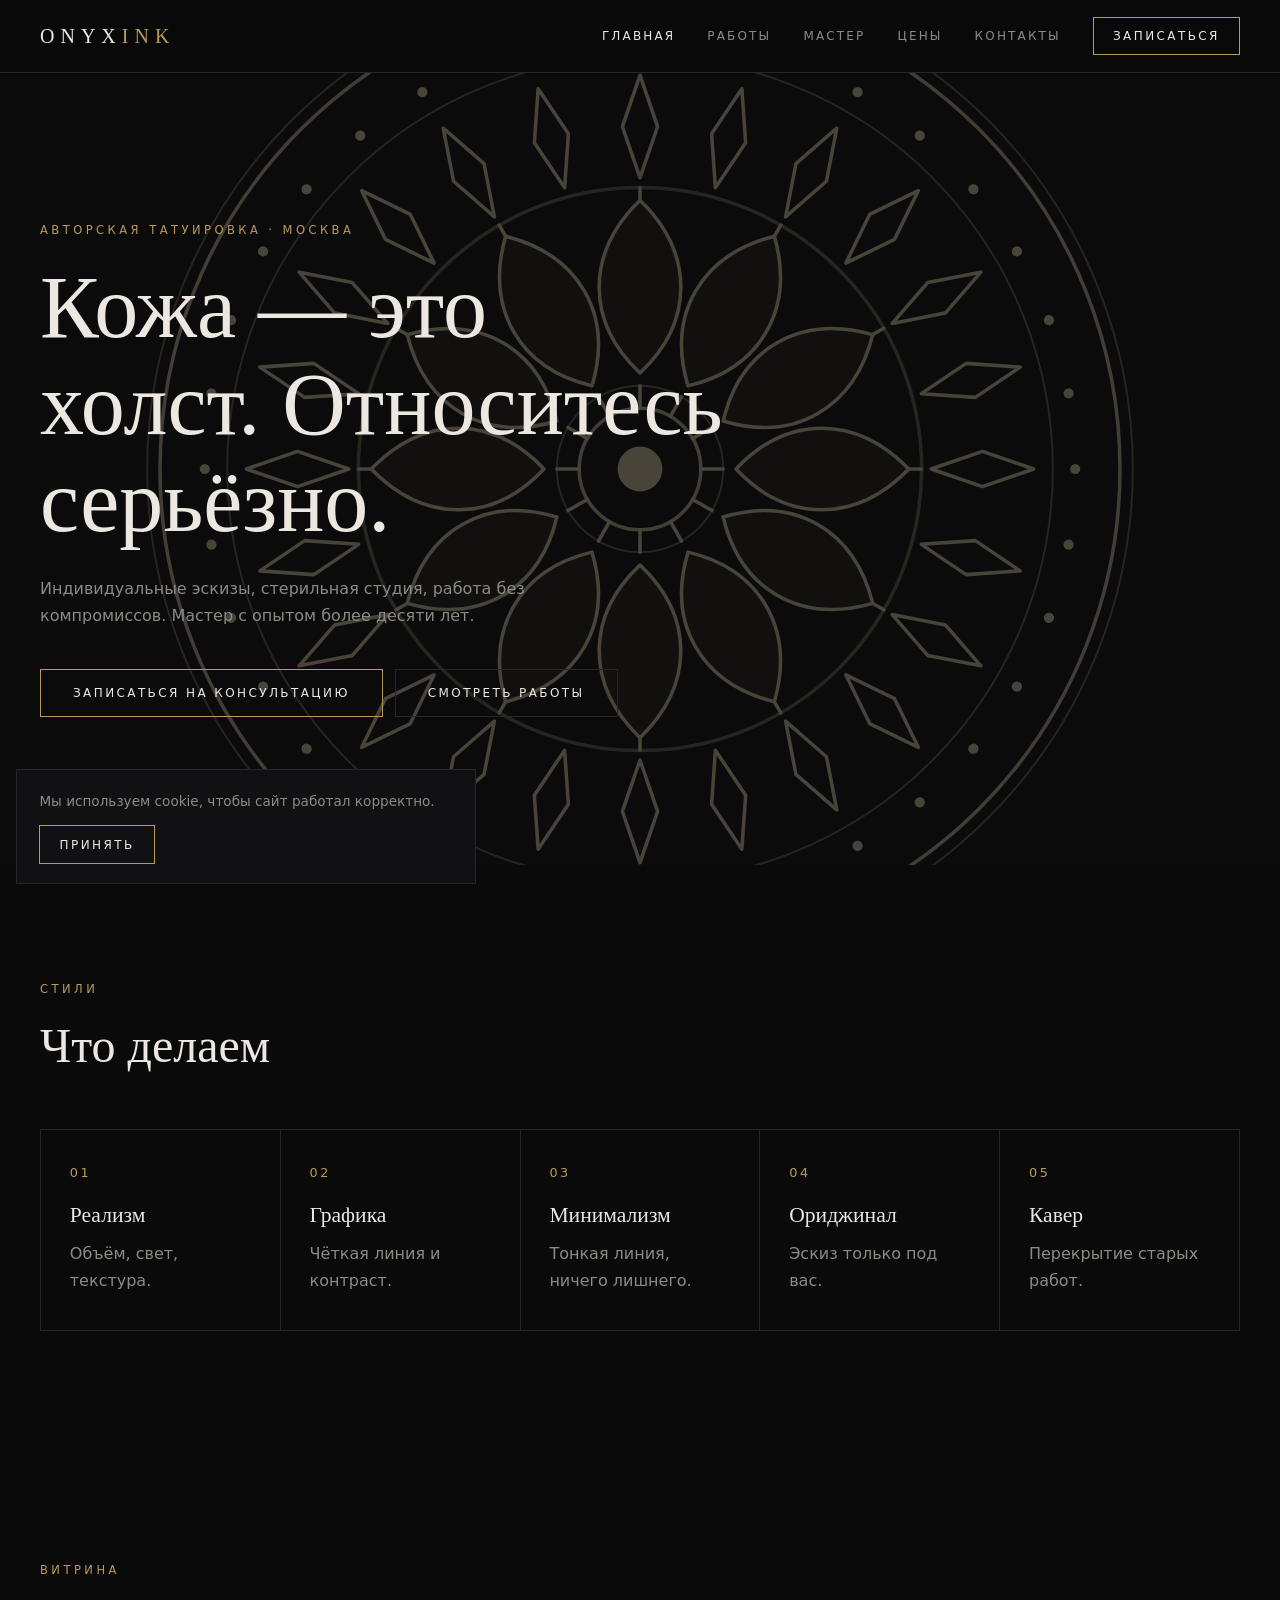
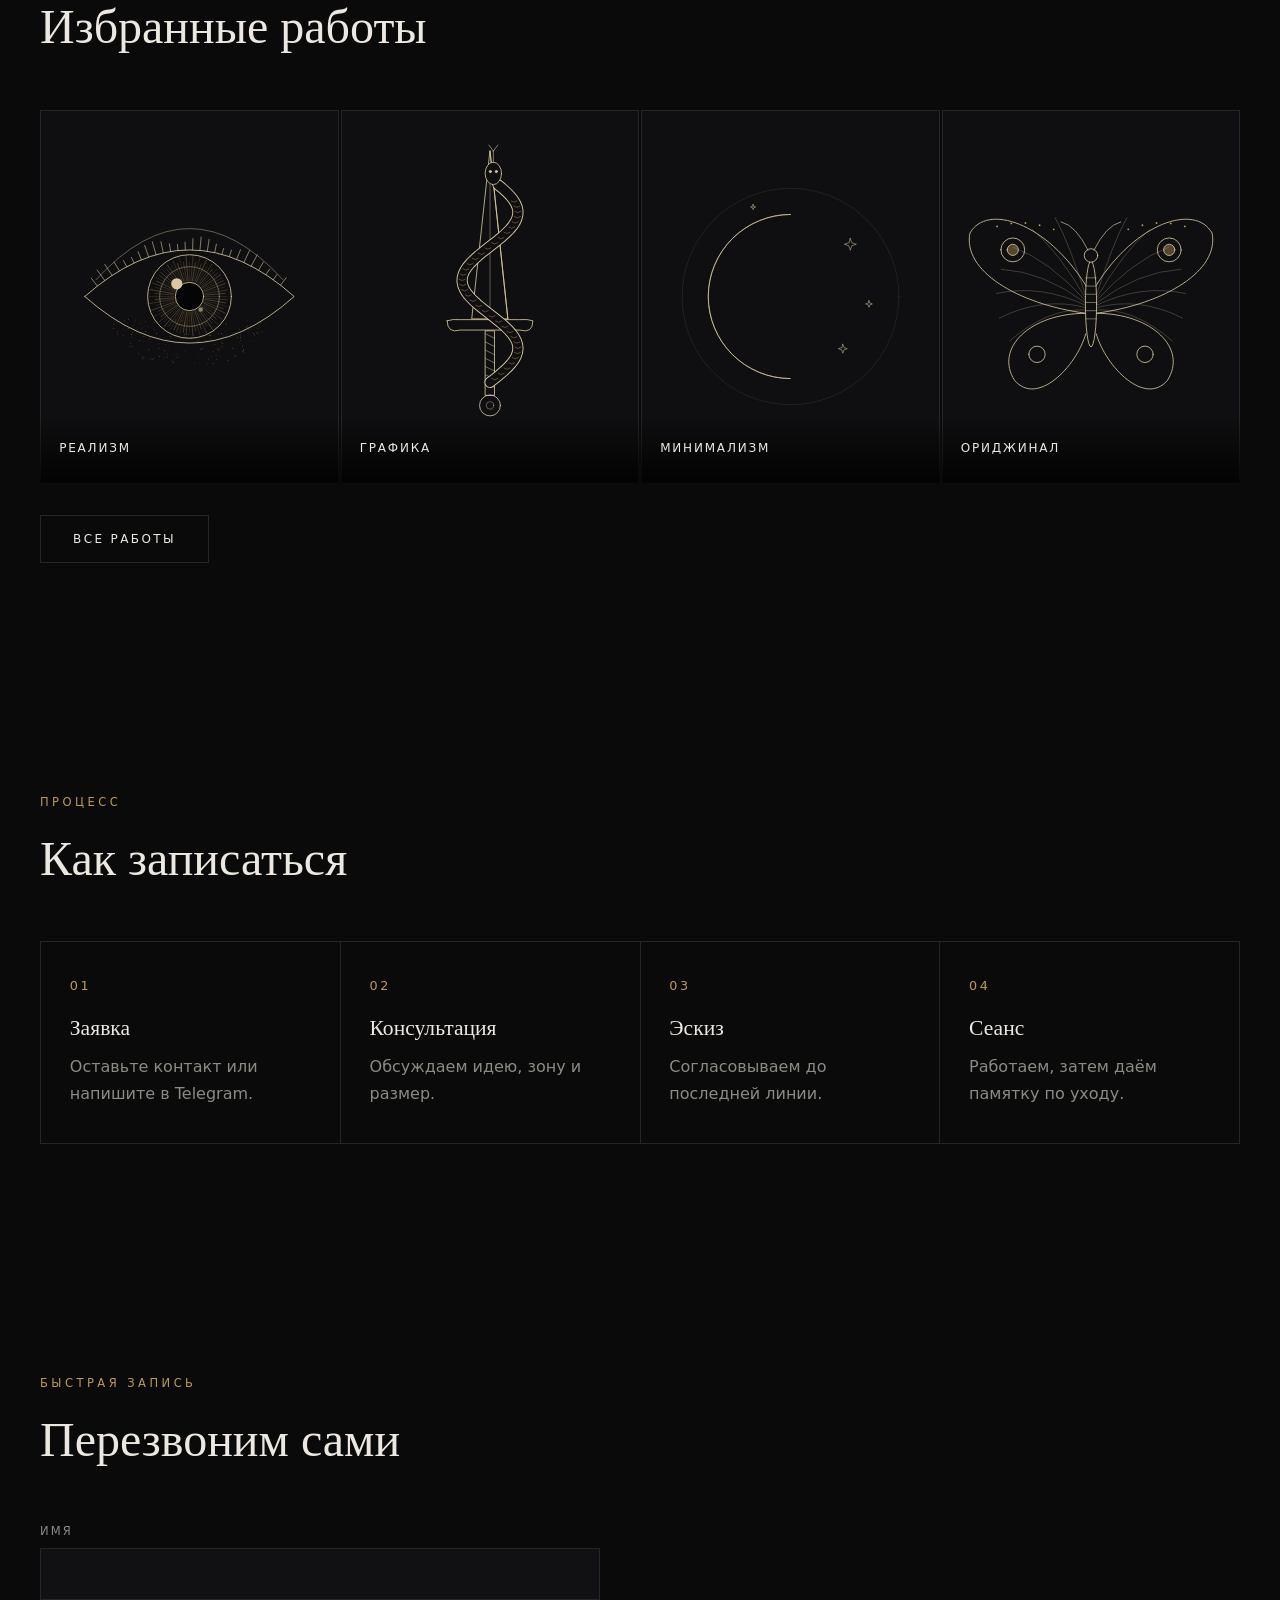
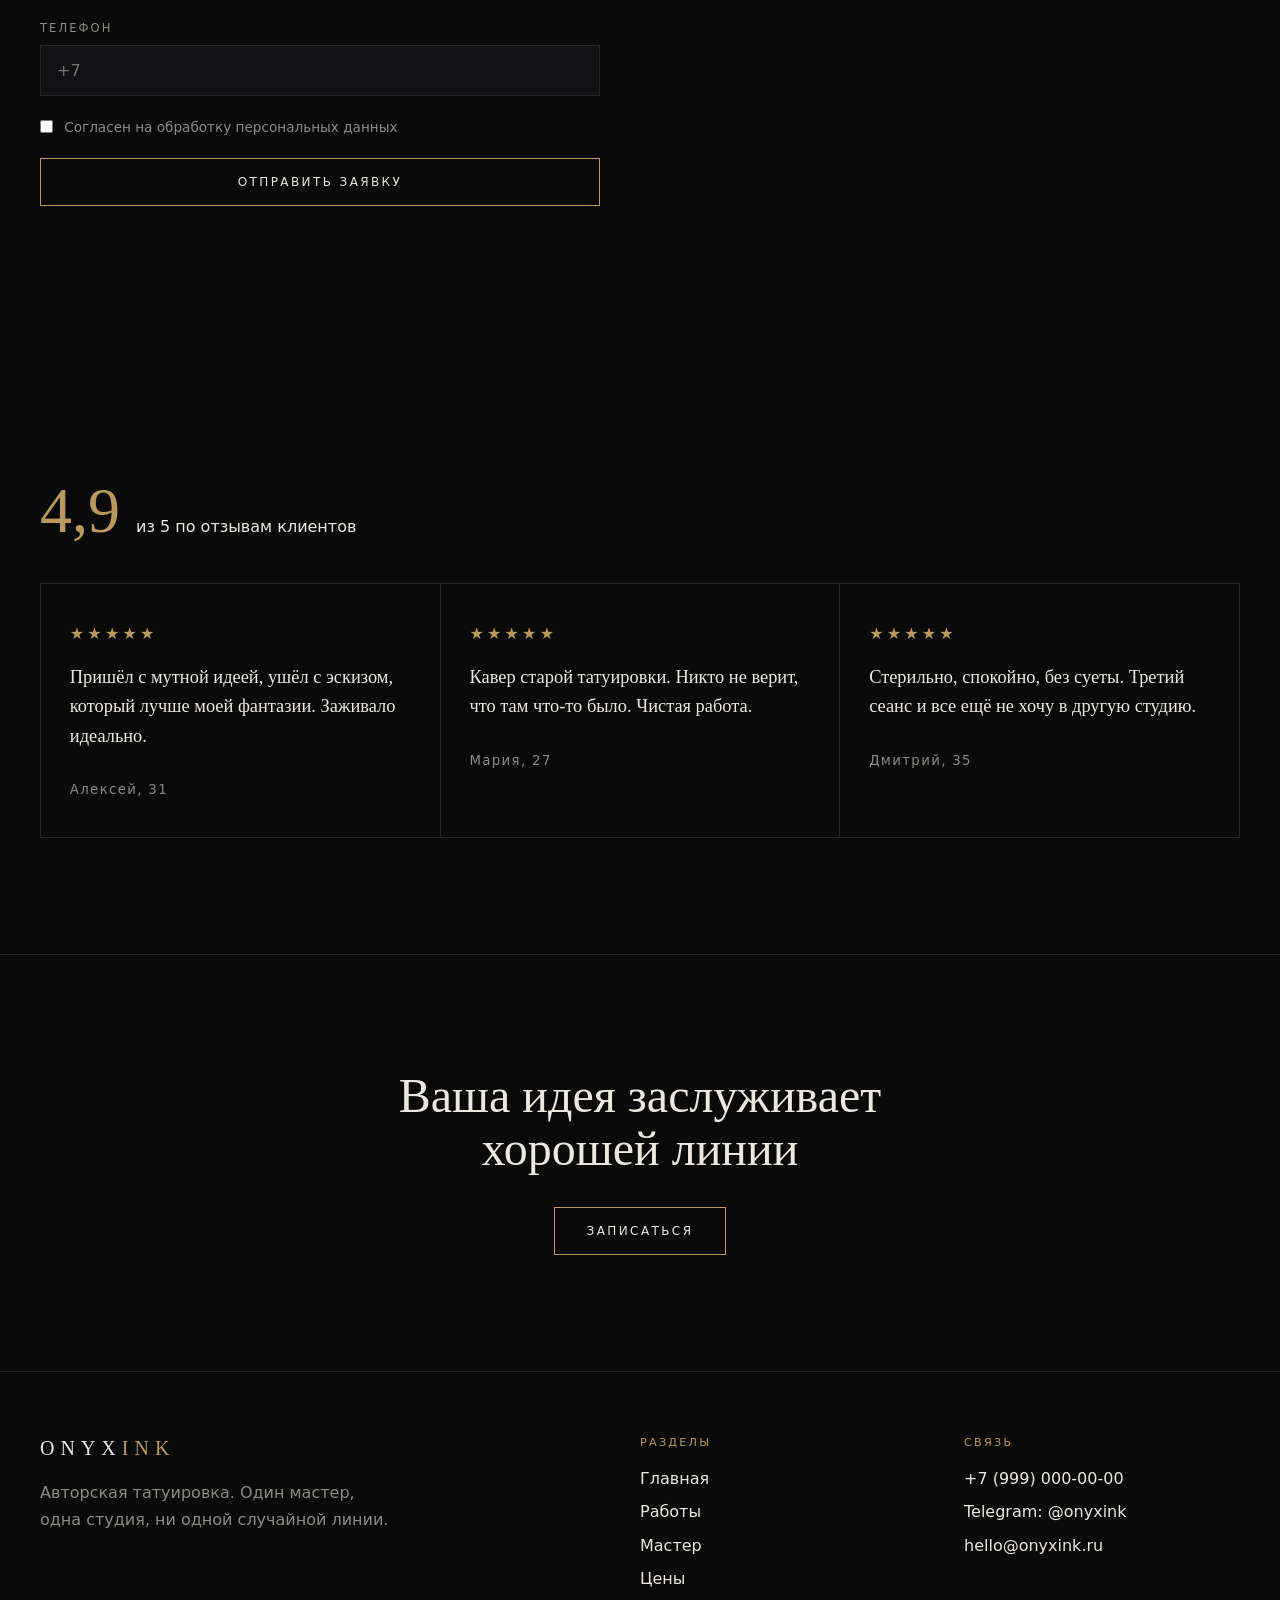
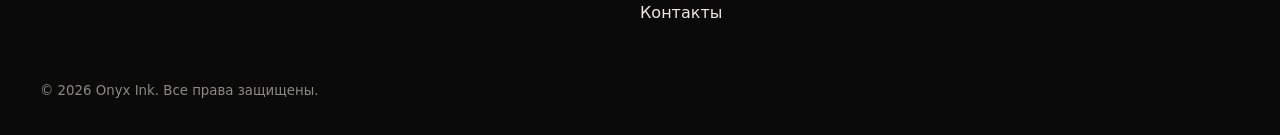
<file: index.html>
<!doctype html>
<html lang="ru">
<head>
<meta charset="utf-8">
<meta name="viewport" content="width=device-width,initial-scale=1">
<title>Onyx Ink — авторская татуировка</title>
<meta name="description" content="Авторская татуировка в Москве: реализм, графика, минимализм, кавер. Запись онлайн.">
<meta property="og:title" content="Onyx Ink — авторская татуировка">
<meta property="og:type" content="website">
<meta name="theme-color" content="#0a0a0b">
<link rel="icon" href="favicon.svg" type="image/svg+xml">
<link rel="stylesheet" href="assets/css/tokens.css">
<link rel="stylesheet" href="assets/css/base.css">
<link rel="stylesheet" href="assets/css/layout.css">
<link rel="stylesheet" href="assets/css/components.css">
</head>
<body data-p="index">
<header id="hd"></header>
<main>

<section class="hero"><img src="assets/img/hero/hero.svg" alt=""><div class="c rise"><span class="eyebrow">Авторская татуировка · Москва</span><h1>Кожа — это<br>холст. Относитесь<br>серьёзно.</h1><p>Индивидуальные эскизы, стерильная студия, работа без компромиссов. Мастер с опытом более десяти лет.</p><a class="btn" href="pricing.html#book">Записаться на консультацию</a><a class="btn btn--g" href="portfolio.html">Смотреть работы</a></div></section>
<section><div class="c"><div class="head rise"><span class="eyebrow">Стили</span><h2>Что делаем</h2></div><div class="g g--5 rise"><div class="card"><b>01</b><h3>Реализм</h3><p>Объём, свет, текстура.</p></div><div class="card"><b>02</b><h3>Графика</h3><p>Чёткая линия и контраст.</p></div><div class="card"><b>03</b><h3>Минимализм</h3><p>Тонкая линия, ничего лишнего.</p></div><div class="card"><b>04</b><h3>Ориджинал</h3><p>Эскиз только под вас.</p></div><div class="card"><b>05</b><h3>Кавер</h3><p>Перекрытие старых работ.</p></div></div></div></section>
<section><div class="c"><div class="head rise"><span class="eyebrow">Витрина</span><h2>Избранные работы</h2></div><div class="wg rise" data-list="works" data-feat="1"><a class="work" href="portfolio.html"><img src="assets/img/portfolio/w1.svg" alt="Реализм, глаз" loading="lazy"><span>Реализм</span></a><a class="work" href="portfolio.html"><img src="assets/img/portfolio/w2.svg" alt="Графика, кинжал со змеёй" loading="lazy"><span>Графика</span></a><a class="work" href="portfolio.html"><img src="assets/img/portfolio/w3.svg" alt="Минимализм, луна" loading="lazy"><span>Минимализм</span></a><a class="work" href="portfolio.html"><img src="assets/img/portfolio/w4.svg" alt="Ориджинал, мотылёк" loading="lazy"><span>Ориджинал</span></a></div><p style="margin-top:2rem"><a class="btn btn--g" href="portfolio.html">Все работы</a></p></div></section>
<section><div class="c"><div class="head rise"><span class="eyebrow">Процесс</span><h2>Как записаться</h2></div><div class="g g--4 rise"><div class="card"><b>01</b><h3>Заявка</h3><p>Оставьте контакт или напишите в Telegram.</p></div><div class="card"><b>02</b><h3>Консультация</h3><p>Обсуждаем идею, зону и размер.</p></div><div class="card"><b>03</b><h3>Эскиз</h3><p>Согласовываем до последней линии.</p></div><div class="card"><b>04</b><h3>Сеанс</h3><p>Работаем, затем даём памятку по уходу.</p></div></div></div></section>
<section><div class="c"><div class="head rise"><span class="eyebrow">Быстрая запись</span><h2>Перезвоним сами</h2></div><form class="fm" novalidate><input name="website" tabindex="-1" autocomplete="off" aria-hidden="true" style="position:absolute;left:-9999px"><label>Имя<input name="name" autocomplete="name" required></label><label>Телефон<input name="tel" type="tel" inputmode="tel" autocomplete="tel" placeholder="+7" required></label><label class="ck"><input type="checkbox" required>Согласен на обработку персональных данных</label><button class="btn" type="submit">Отправить заявку</button><p class="ok" role="status"></p></form></div></section>
<section><div class="c"><div class="rate rise"><span class="num">4,9</span><span>из 5 по отзывам клиентов</span></div><div class="rise"><div class="g g--3" data-list="reviews"><figure class="rv"><span class="st">★★★★★</span><q>Пришёл с мутной идеей, ушёл с эскизом, который лучше моей фантазии. Заживало идеально.</q><small>Алексей, 31</small></figure><figure class="rv"><span class="st">★★★★★</span><q>Кавер старой татуировки. Никто не верит, что там что-то было. Чистая работа.</q><small>Мария, 27</small></figure><figure class="rv"><span class="st">★★★★★</span><q>Стерильно, спокойно, без суеты. Третий сеанс и все ещё не хочу в другую студию.</q><small>Дмитрий, 35</small></figure></div></div></div></section>
<section class="cta"><div class="c rise"><h2>Ваша идея заслуживает<br>хорошей линии</h2><a class="btn" href="pricing.html#book">Записаться</a></div></section>
</main>
<footer id="ft"></footer>
<script src="assets/js/config.js" defer></script>
<script src="assets/js/main.js" defer></script>
<script src="assets/js/form.js" defer></script>
<script src="assets/js/content.js" defer></script>
<script src="assets/js/cookie.js" defer></script>
</body>
</html>
</file>
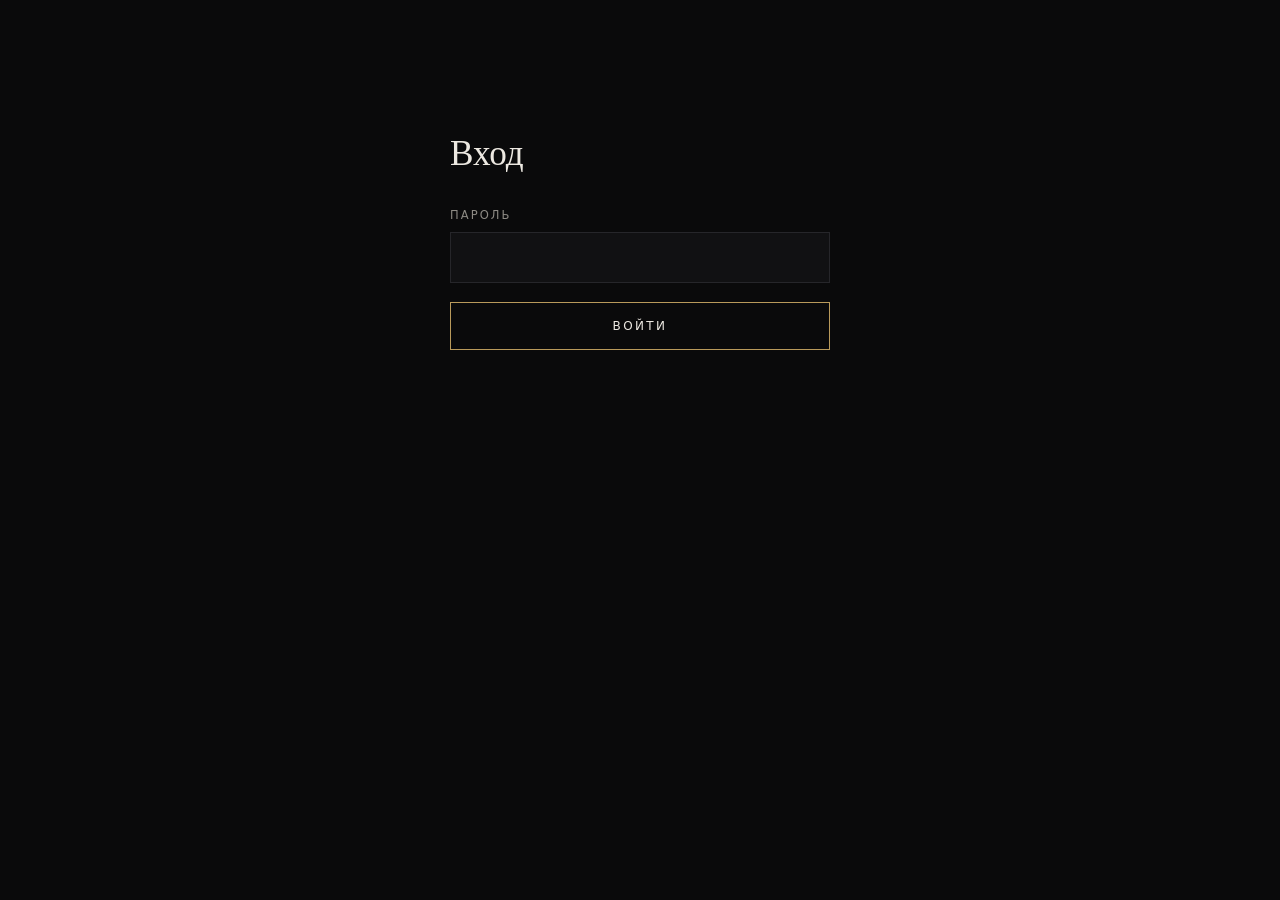
<file: admin/index.html>
<!doctype html>
<html lang="ru">
<head>
<meta charset="utf-8">
<meta name="viewport" content="width=device-width,initial-scale=1">
<meta name="robots" content="noindex,nofollow">
<title>Админка — Onyx Ink</title>
<link rel="stylesheet" href="../assets/css/tokens.css">
<link rel="stylesheet" href="../assets/css/base.css">
<link rel="stylesheet" href="../assets/css/components.css">
<style>
.box{max-width:420px;margin:15vh auto;padding:0 1.25rem}.box h1{font-size:2.2rem;margin-bottom:2rem}
.bar{position:sticky;top:0;z-index:5;display:flex;align-items:center;gap:1rem;padding:.8rem 1.25rem;background:rgba(10,10,11,.92);backdrop-filter:blur(12px);border-bottom:1px solid var(--line)}
.bar .logo{font:1.1rem var(--ff);letter-spacing:.2em;margin-right:auto}.bar .logo i{font-style:normal;color:var(--gold)}#st{font-size:.8rem;color:var(--mut)}
.tabs{display:flex;gap:.5rem;flex-wrap:wrap;padding:1.25rem}.tabs button{background:none;border:1px solid var(--line);color:var(--mut);padding:.6rem 1.1rem;font:.75rem var(--fs);letter-spacing:.15em;text-transform:uppercase;cursor:pointer}
.tabs button[aria-pressed=true]{border-color:var(--gold);color:var(--tx)}
#pane{padding:0 1.25rem 4rem;max-width:1100px}.fm{max-width:none}
.row{display:grid;grid-template-columns:repeat(auto-fit,minmax(170px,1fr)) auto;gap:.8rem;align-items:end;padding:1.2rem 0;border-bottom:1px solid var(--line)}
table{width:100%;border-collapse:collapse;font-size:.9rem}td,th{padding:.8rem .5rem;border-bottom:1px solid var(--line);text-align:left;vertical-align:top}th{color:var(--gold);font:.7rem var(--fs);letter-spacing:.15em;text-transform:uppercase}
</style>
</head>
<body>
<div id="login" class="box"><h1>Вход</h1><form id="lf" class="fm"><label>Пароль<input type="password" id="pw" autocomplete="current-password" required></label><button class="btn" type="submit">Войти</button><p class="ok" id="le" role="alert"></p></form></div>
<div id="app" hidden>
<header class="bar"><span class="logo">ONYX<i>INK</i> · Админка</span><span id="st" role="status"></span><button class="btn btn--s" id="save" type="button">Сохранить</button><button class="btn btn--s btn--g" id="out" type="button">Выйти</button></header>
<nav class="tabs" id="tabs"></nav><div id="pane"></div>
</div>
<script src="../assets/js/config.js"></script>
<script>
const A=window.API,$=s=>document.querySelector(s);
const TABS={leads:"Заявки",works:"Работы",prices:"Цены",reviews:"Отзывы",contacts:"Контакты"};
const ST={real:"Реализм",graph:"Графика",mini:"Минимализм",orig:"Ориджинал",cover:"Кавер"};
const LS={new:"🆕 Новая",work:"⏳ В работе",done:"✅ Завершена",no:"🚫 Отклонена"};
const SC={prices:[["name","Услуга"],["note","Пояснение"],["price","Цена"]],
works:[["img","Фото (путь или https://)"],["title","Название"],["style","Стиль","sel"],["featured","На главной","chk"]],
reviews:[["name","Имя"],["stars","Оценка 1–5"],["text","Текст отзыва","txt"]]};
const CF=[["phone","Телефон"],["telegram","Telegram"],["email","E-mail"],["address","Адрес"],["hours","График работы"]];
let D,tab="leads",dirty=false,tok=sessionStorage.getItem("tk");
const mark=()=>{dirty=true;$("#st").textContent="Есть несохранённые изменения"};
addEventListener("beforeunload",e=>{if(dirty)e.preventDefault()});
async function api(p,o={}){const r=await fetch(A+p,{...o,headers:{"content-type":"application/json",authorization:"Bearer "+tok}});
if(r.status===401){out();throw 0}if(!r.ok)throw 1;return r.json()}
function el(t,a={},...k){const n=document.createElement(t);Object.assign(n,a);n.append(...k);return n}
function fld(o,[k,l,t]){const lab=el("label",{},l);let i;
if(t==="chk"){lab.className="ck";i=el("input",{type:"checkbox",checked:!!o[k]});i.onchange=()=>{o[k]=i.checked;mark()};lab.prepend(i);return lab}
if(t==="sel"){i=el("select");Object.entries(ST).forEach(([v,n])=>i.append(el("option",{value:v,textContent:n})));i.value=o[k]}
else{i=el(t==="txt"?"textarea":"input",{value:o[k]??""});if(t==="txt")i.rows=3}
i.oninput=i.onchange=()=>{o[k]=i.value;mark()};lab.append(i);return lab}
function list(key){const box=el("div",{className:"fm"});
const draw=()=>box.replaceChildren(...D[key].map((o,i)=>{const r=el("div",{className:"row"});SC[key].forEach(f=>r.append(fld(o,f)));
r.append(el("button",{className:"btn btn--s btn--g",type:"button",textContent:"✕",title:"Удалить",onclick:()=>{if(confirm("Удалить запись?")){D[key].splice(i,1);mark();draw()}}}));return r}),
el("button",{className:"btn btn--s",type:"button",textContent:"+ Добавить",onclick:()=>{D[key].push(Object.fromEntries(SC[key].map(([k,,t])=>[k,t==="chk"?false:t==="sel"?"orig":k==="stars"?"5":""])));mark();draw()}}));
draw();return box}
async function leads(){const a=await api("/api/admin/leads"),t=el("table");
t.append(el("tr",{},...["Дата","Имя","Телефон","Зона","Сообщение","Статус"].map(h=>el("th",{textContent:h}))));
a.forEach(l=>t.append(el("tr",{},...[new Date(l.id).toLocaleString("ru-RU"),l.name,l.tel,l.zone,l.msg,LS[l.status]].map(v=>el("td",{textContent:v||"—"})))));
return a.length?t:el("p",{textContent:"Заявок пока нет."})}
async function show(){$("#tabs").replaceChildren(...Object.entries(TABS).map(([k,v])=>el("button",{type:"button",textContent:v,"aria-pressed":String(k===tab),onclick:()=>{tab=k;show()}})));
const p=$("#pane");p.replaceChildren();
if(tab==="leads")p.append(await leads());
else if(tab==="contacts"){const f=el("div",{className:"fm"});CF.forEach(x=>f.append(fld(D.contacts,x)));
const lab=el("label",{className:"ck"},el("input",{type:"checkbox",checked:D.open,onchange:e=>{D.open=e.target.checked;mark()}}),"Запись открыта (если выключить, на сайте появится баннер)");f.append(lab);p.append(f)}
else p.append(list(tab))}
async function start(){try{D=await api("/api/admin/content");$("#login").hidden=true;$("#app").hidden=false;await show()}catch{}}
function out(){sessionStorage.removeItem("tk");tok=null;$("#app").hidden=true;$("#login").hidden=false}
$("#lf").onsubmit=async e=>{e.preventDefault();$("#le").textContent="";
try{const r=await fetch(A+"/api/admin/login",{method:"POST",headers:{"content-type":"application/json"},body:JSON.stringify({password:$("#pw").value})}),d=await r.json();
if(!r.ok)throw d;tok=d.token;sessionStorage.setItem("tk",tok);$("#pw").value="";start()}catch(x){$("#le").textContent=x.error||"Ошибка входа"}};
$("#save").onclick=async()=>{try{await api("/api/admin/content",{method:"PUT",body:JSON.stringify(D)});dirty=false;$("#st").textContent="Сохранено. На сайте обновится в течение минуты"}catch{$("#st").textContent="Не удалось сохранить"}};
$("#out").onclick=out;
if(!A)$("#le").textContent="Укажите адрес Worker в assets/js/config.js";else if(tok)start();
</script>
</body>
</html>
</file>
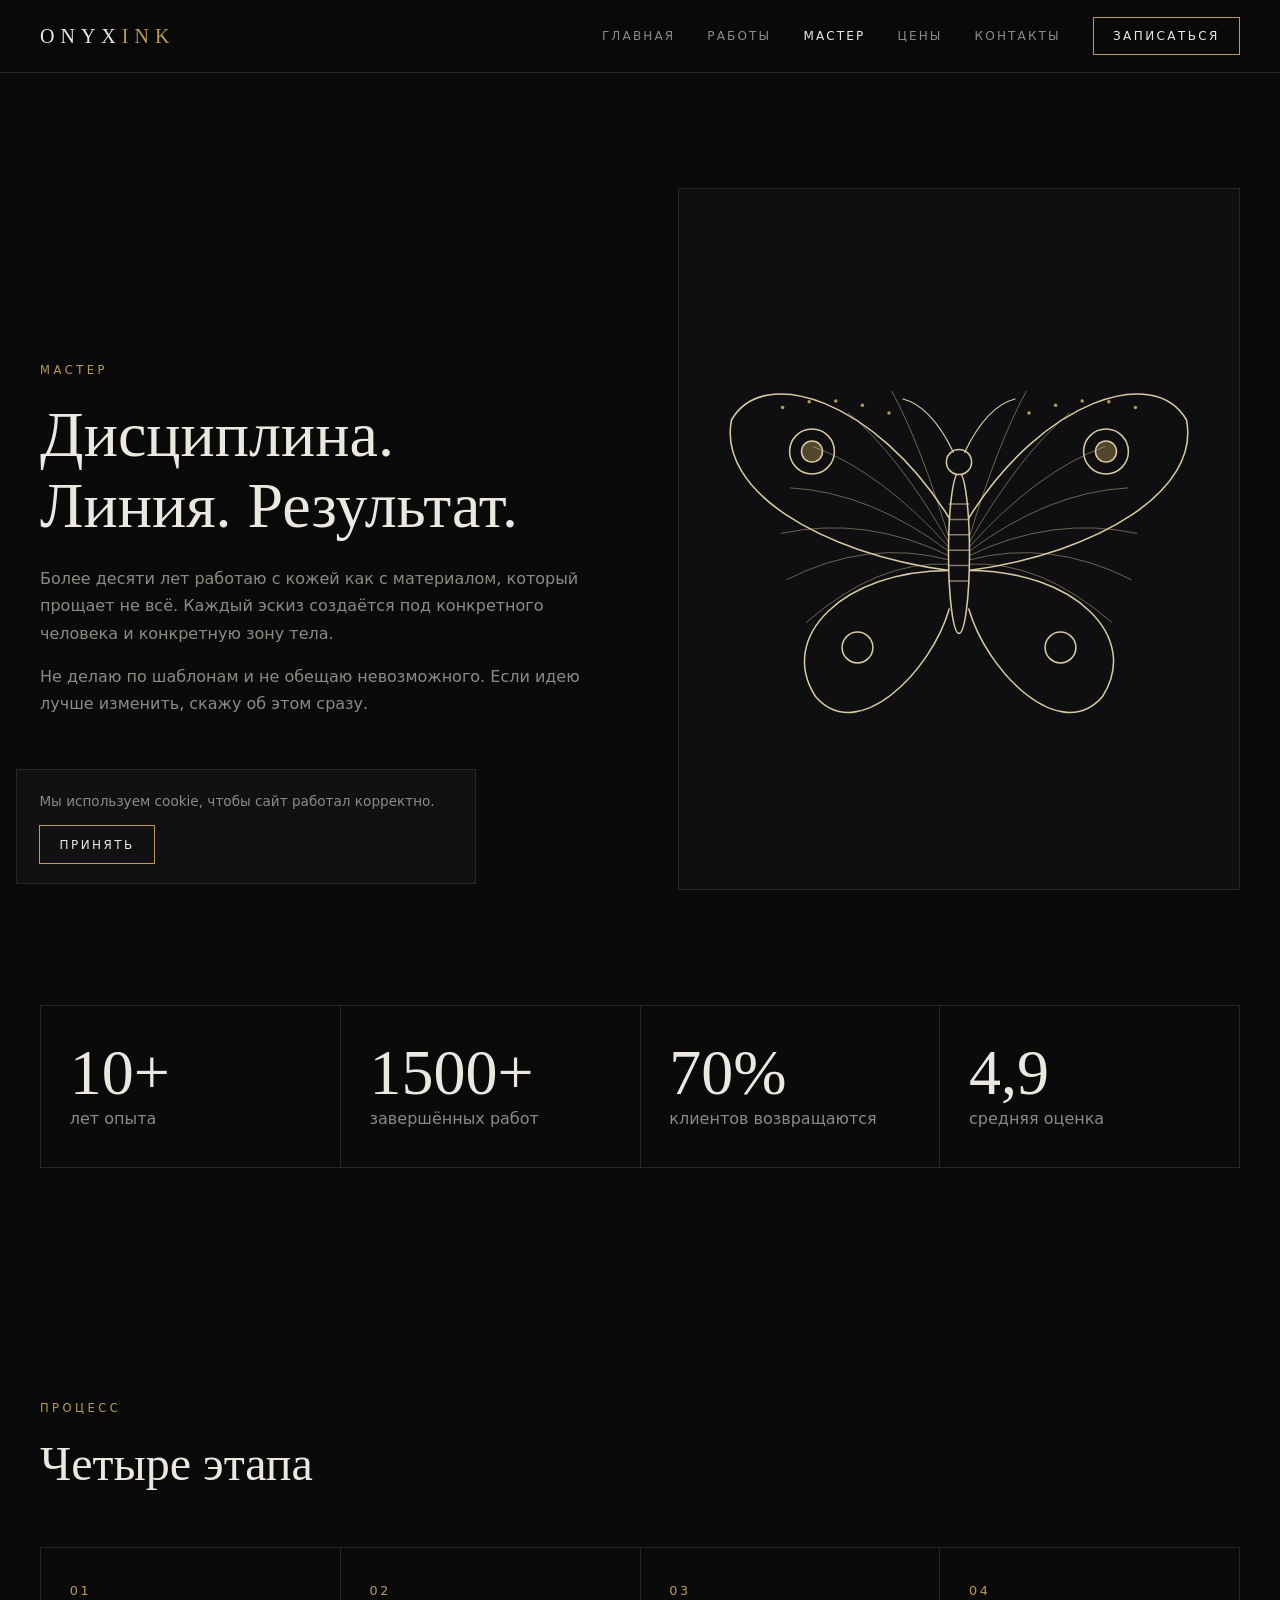
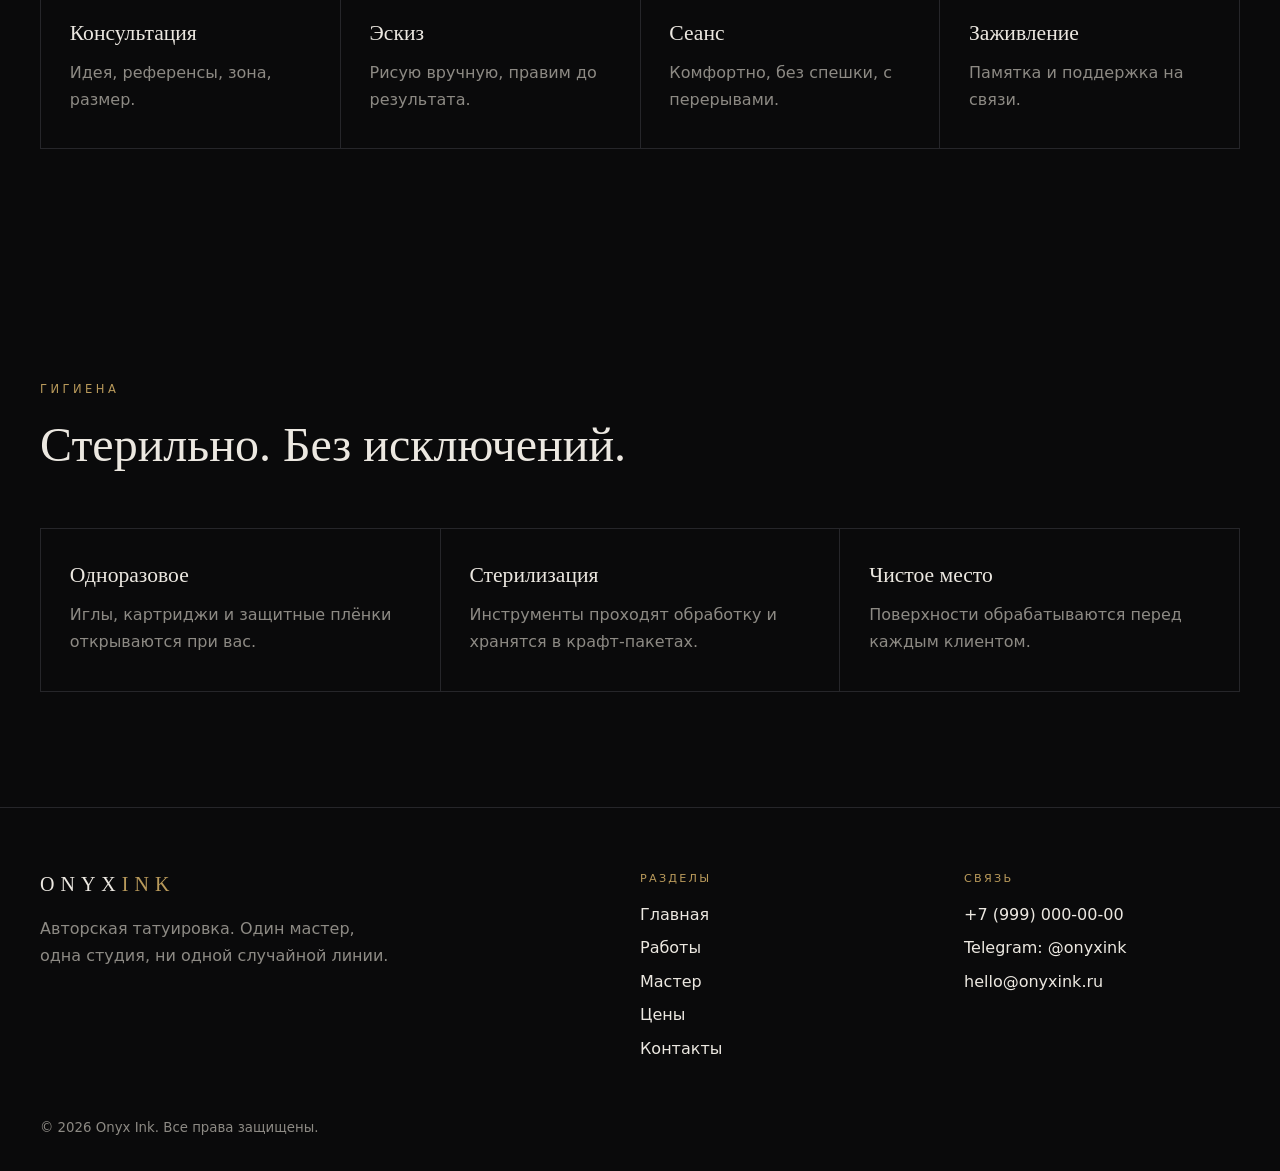
<file: about.html>
<!doctype html>
<html lang="ru">
<head>
<meta charset="utf-8">
<meta name="viewport" content="width=device-width,initial-scale=1">
<title>Мастер — Onyx Ink</title>
<meta name="description" content="О мастере, процесс работы и стандарты гигиены студии.">
<meta property="og:title" content="Мастер — Onyx Ink">
<meta property="og:type" content="website">
<meta name="theme-color" content="#0a0a0b">
<link rel="icon" href="favicon.svg" type="image/svg+xml">
<link rel="stylesheet" href="assets/css/tokens.css">
<link rel="stylesheet" href="assets/css/base.css">
<link rel="stylesheet" href="assets/css/layout.css">
<link rel="stylesheet" href="assets/css/components.css">
</head>
<body data-p="about">
<header id="hd"></header>
<main>

<section><div class="c split"><div class="rise"><span class="eyebrow">Мастер</span><h1 style="font-size:clamp(2.2rem,5vw,4rem);margin-bottom:1.5rem">Дисциплина.<br>Линия. Результат.</h1><p>Более десяти лет работаю с кожей как с материалом, который прощает не всё. Каждый эскиз создаётся под конкретного человека и конкретную зону тела.</p><p>Не делаю по шаблонам и не обещаю невозможного. Если идею лучше изменить, скажу об этом сразу.</p></div><img class="rise" src="assets/img/master/master.svg" alt="Графический портрет мастера" width="800" height="1000"></div></section>
<section style="padding-top:0"><div class="c"><div class="g g--4 rise"><div class="card"><span class="num">10+</span><p>лет опыта</p></div><div class="card"><span class="num">1500+</span><p>завершённых работ</p></div><div class="card"><span class="num">70%</span><p>клиентов возвращаются</p></div><div class="card"><span class="num">4,9</span><p>средняя оценка</p></div></div></div></section>
<section><div class="c"><div class="head rise"><span class="eyebrow">Процесс</span><h2>Четыре этапа</h2></div><div class="g g--4 rise"><div class="card"><b>01</b><h3>Консультация</h3><p>Идея, референсы, зона, размер.</p></div><div class="card"><b>02</b><h3>Эскиз</h3><p>Рисую вручную, правим до результата.</p></div><div class="card"><b>03</b><h3>Сеанс</h3><p>Комфортно, без спешки, с перерывами.</p></div><div class="card"><b>04</b><h3>Заживление</h3><p>Памятка и поддержка на связи.</p></div></div></div></section>
<section><div class="c"><div class="head rise"><span class="eyebrow">Гигиена</span><h2>Стерильно. Без исключений.</h2></div><div class="g g--3 rise"><div class="card"><h3>Одноразовое</h3><p>Иглы, картриджи и защитные плёнки открываются при вас.</p></div><div class="card"><h3>Стерилизация</h3><p>Инструменты проходят обработку и хранятся в крафт-пакетах.</p></div><div class="card"><h3>Чистое место</h3><p>Поверхности обрабатываются перед каждым клиентом.</p></div></div></div></section>
</main>
<footer id="ft"></footer>
<script src="assets/js/config.js" defer></script>
<script src="assets/js/main.js" defer></script>
<script src="assets/js/content.js" defer></script>
<script src="assets/js/cookie.js" defer></script>
</body>
</html>
</file>
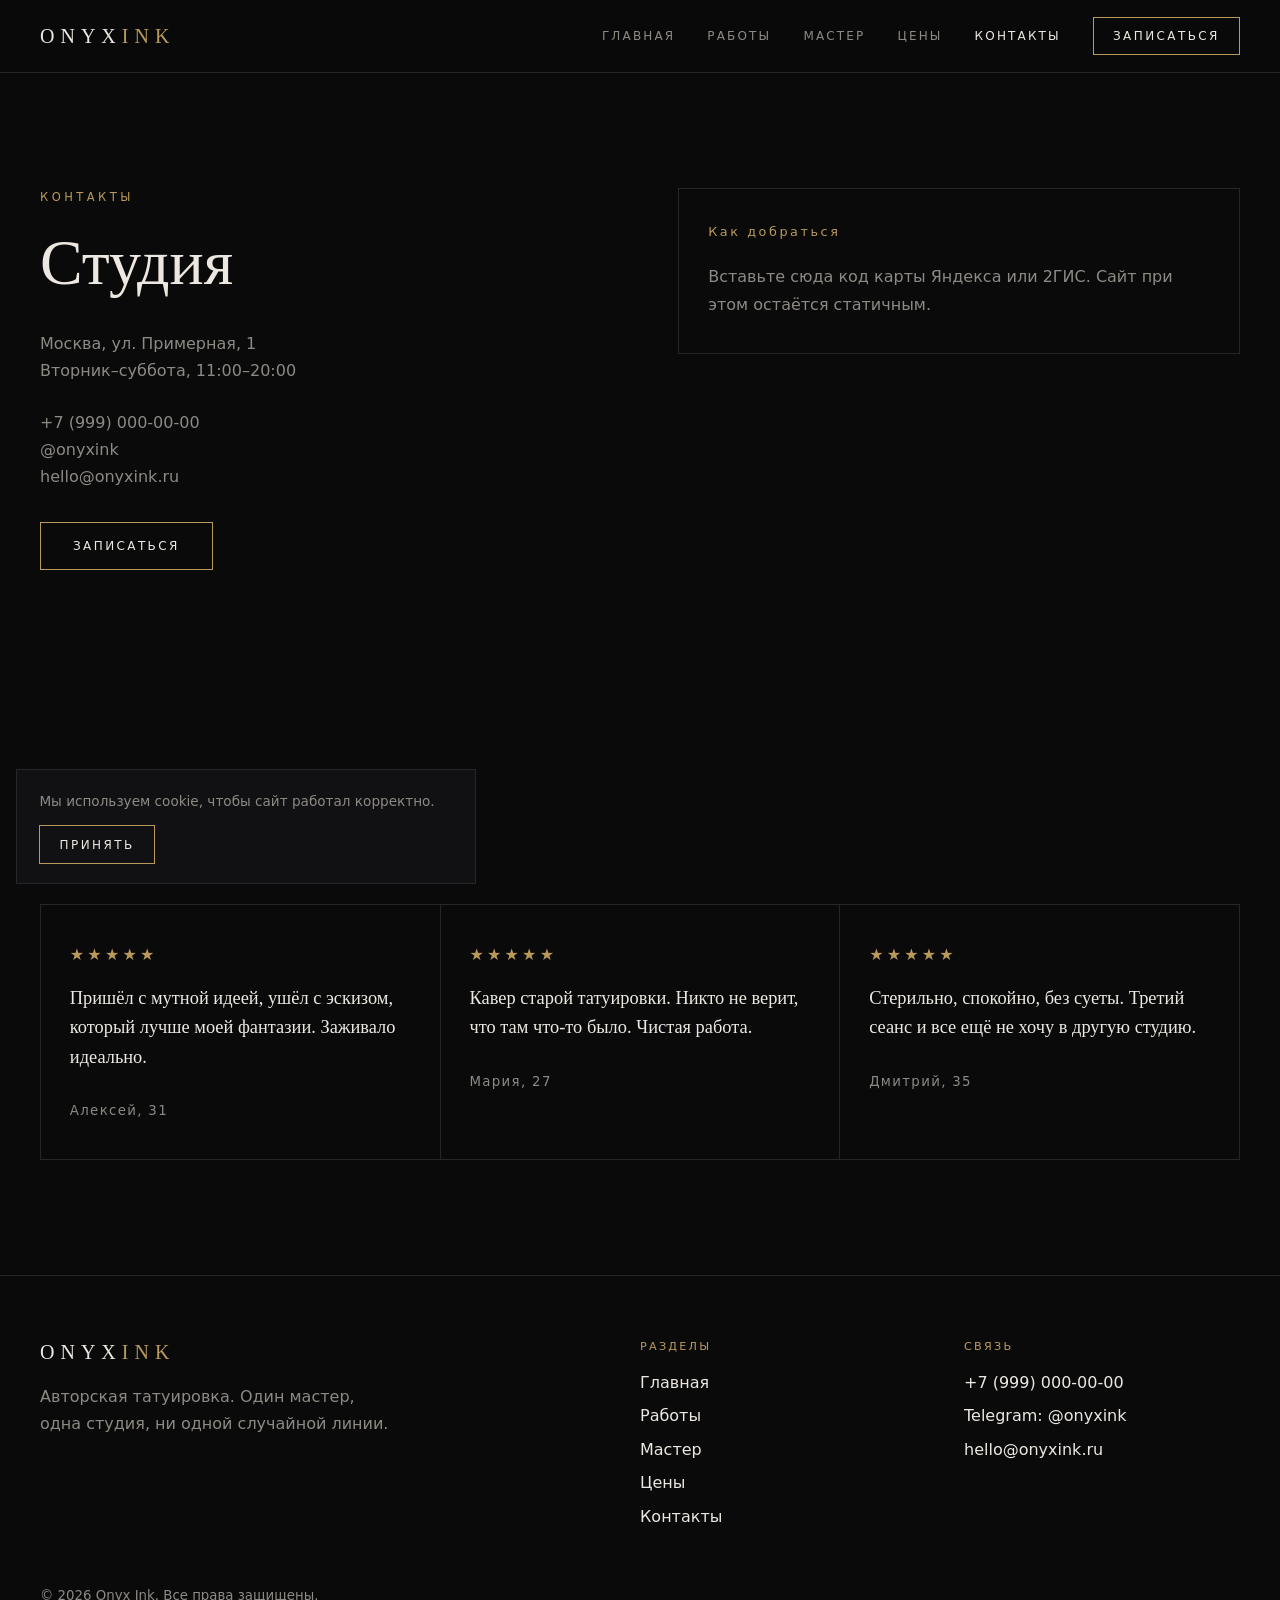
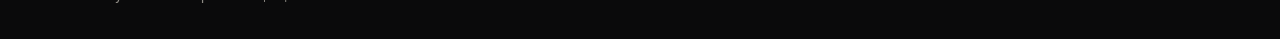
<file: contacts.html>
<!doctype html>
<html lang="ru">
<head>
<meta charset="utf-8">
<meta name="viewport" content="width=device-width,initial-scale=1">
<title>Контакты — Onyx Ink</title>
<meta name="description" content="Адрес студии, график работы, Telegram и отзывы клиентов.">
<meta property="og:title" content="Контакты — Onyx Ink">
<meta property="og:type" content="website">
<meta name="theme-color" content="#0a0a0b">
<link rel="icon" href="favicon.svg" type="image/svg+xml">
<link rel="stylesheet" href="assets/css/tokens.css">
<link rel="stylesheet" href="assets/css/base.css">
<link rel="stylesheet" href="assets/css/layout.css">
<link rel="stylesheet" href="assets/css/components.css">
</head>
<body data-p="contacts">
<header id="hd"></header>
<main>

<section><div class="c split" style="align-items:start"><div class="rise"><span class="eyebrow">Контакты</span><h1 style="font-size:clamp(2.2rem,5vw,4rem);margin-bottom:2rem">Студия</h1><p><span data-bind="contacts.address">Москва, ул. Примерная, 1</span><br><span data-bind="contacts.hours">Вторник–суббота, 11:00–20:00</span></p><p style="margin-top:1.5rem"><a href="tel:+79990000000" data-bind="contacts.phone" data-pre="tel:">+7 (999) 000-00-00</a><br><a href="https://t.me/onyxink" data-bind="contacts.telegram" data-pre="https://t.me/">@onyxink</a><br><a href="mailto:hello@onyxink.ru" data-bind="contacts.email" data-pre="mailto:">hello@onyxink.ru</a></p><p style="margin-top:2rem"><a class="btn" href="pricing.html#book">Записаться</a></p></div><div class="rise"><div class="card" style="border:1px solid var(--line)"><b>Как добраться</b><p>Вставьте сюда код карты Яндекса или 2ГИС. Сайт при этом остаётся статичным.</p></div></div></div></section>
<section><div class="c"><div class="rate rise"><span class="num">4,9</span><span>из 5 · отзывы клиентов</span></div><div class="rise"><div class="g g--3" data-list="reviews"><figure class="rv"><span class="st">★★★★★</span><q>Пришёл с мутной идеей, ушёл с эскизом, который лучше моей фантазии. Заживало идеально.</q><small>Алексей, 31</small></figure><figure class="rv"><span class="st">★★★★★</span><q>Кавер старой татуировки. Никто не верит, что там что-то было. Чистая работа.</q><small>Мария, 27</small></figure><figure class="rv"><span class="st">★★★★★</span><q>Стерильно, спокойно, без суеты. Третий сеанс и все ещё не хочу в другую студию.</q><small>Дмитрий, 35</small></figure></div></div></div></section>
</main>
<footer id="ft"></footer>
<script src="assets/js/config.js" defer></script>
<script src="assets/js/main.js" defer></script>
<script src="assets/js/content.js" defer></script>
<script src="assets/js/cookie.js" defer></script>
</body>
</html>
</file>
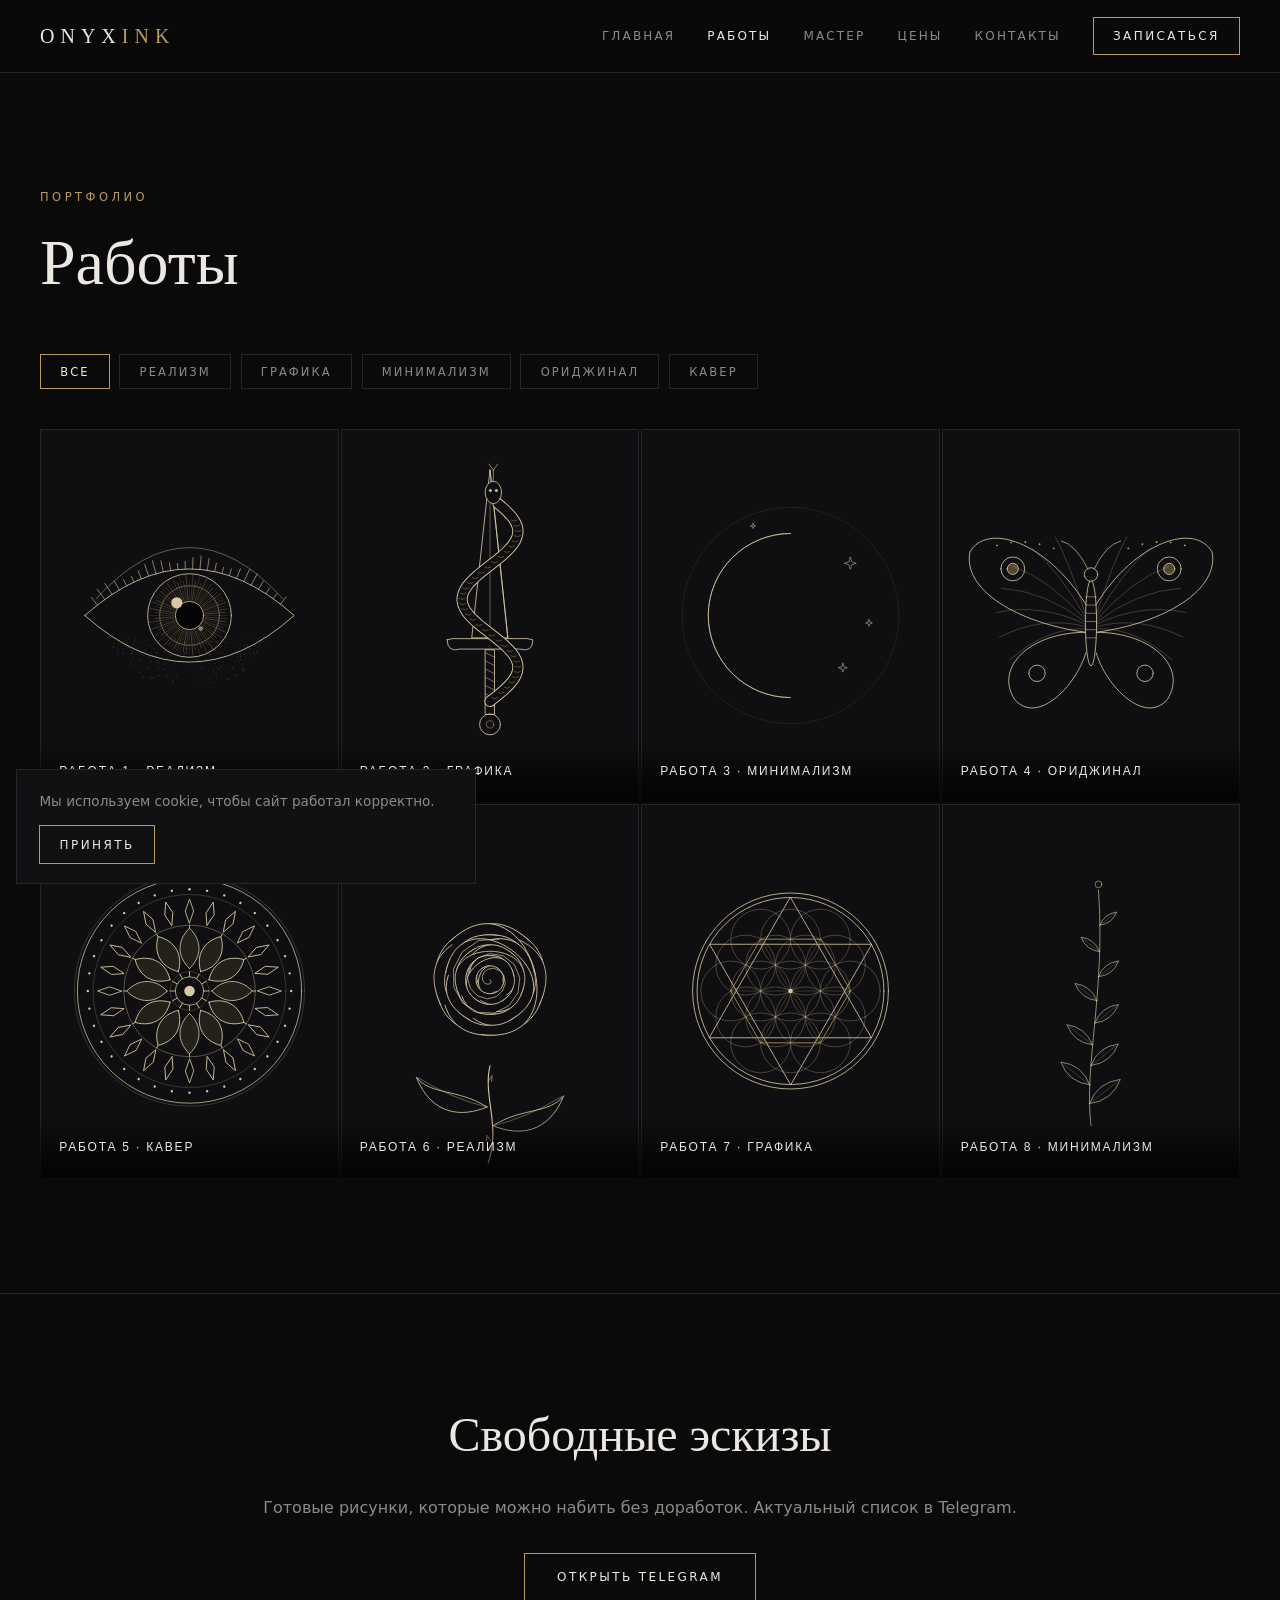
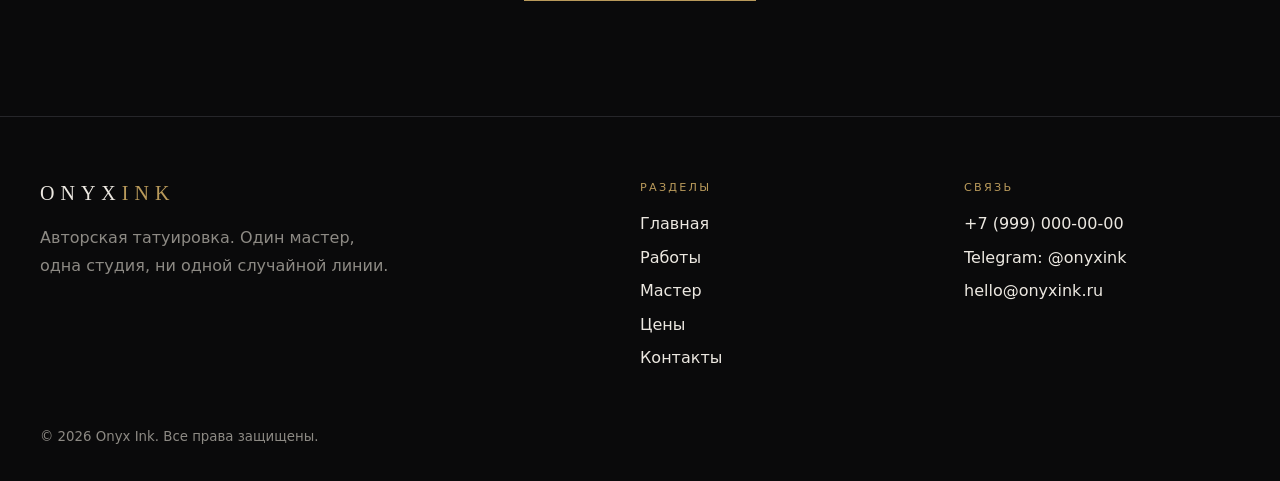
<file: portfolio.html>
<!doctype html>
<html lang="ru">
<head>
<meta charset="utf-8">
<meta name="viewport" content="width=device-width,initial-scale=1">
<title>Работы — Onyx Ink</title>
<meta name="description" content="Портфолио татуировщика: реализм, графика, минимализм, ориджинал, кавер.">
<meta property="og:title" content="Работы — Onyx Ink">
<meta property="og:type" content="website">
<meta name="theme-color" content="#0a0a0b">
<link rel="icon" href="favicon.svg" type="image/svg+xml">
<link rel="stylesheet" href="assets/css/tokens.css">
<link rel="stylesheet" href="assets/css/base.css">
<link rel="stylesheet" href="assets/css/layout.css">
<link rel="stylesheet" href="assets/css/components.css">
</head>
<body data-p="portfolio">
<header id="hd"></header>
<main>

<section><div class="c"><div class="head rise"><span class="eyebrow">Портфолио</span><h1 style="font-size:clamp(2.2rem,5vw,4rem)">Работы</h1></div><div class="fl"><button data-f="all" aria-pressed="true">Все</button><button data-f="real" aria-pressed="false">Реализм</button><button data-f="graph" aria-pressed="false">Графика</button><button data-f="mini" aria-pressed="false">Минимализм</button><button data-f="orig" aria-pressed="false">Ориджинал</button><button data-f="cover" aria-pressed="false">Кавер</button></div><div class="wg" data-list="works"><button class="work" data-s="real"><img src="assets/img/portfolio/w1.svg" alt="Работа 1, Реализм" loading="lazy"><span>Работа 1 · Реализм</span></button><button class="work" data-s="graph"><img src="assets/img/portfolio/w2.svg" alt="Работа 2, Графика" loading="lazy"><span>Работа 2 · Графика</span></button><button class="work" data-s="mini"><img src="assets/img/portfolio/w3.svg" alt="Работа 3, Минимализм" loading="lazy"><span>Работа 3 · Минимализм</span></button><button class="work" data-s="orig"><img src="assets/img/portfolio/w4.svg" alt="Работа 4, Ориджинал" loading="lazy"><span>Работа 4 · Ориджинал</span></button><button class="work" data-s="cover"><img src="assets/img/portfolio/w5.svg" alt="Работа 5, Кавер" loading="lazy"><span>Работа 5 · Кавер</span></button><button class="work" data-s="real"><img src="assets/img/portfolio/w6.svg" alt="Работа 6, Реализм" loading="lazy"><span>Работа 6 · Реализм</span></button><button class="work" data-s="graph"><img src="assets/img/portfolio/w7.svg" alt="Работа 7, Графика" loading="lazy"><span>Работа 7 · Графика</span></button><button class="work" data-s="mini"><img src="assets/img/portfolio/w8.svg" alt="Работа 8, Минимализм" loading="lazy"><span>Работа 8 · Минимализм</span></button></div></div></section>
<section class="cta"><div class="c rise"><h2>Свободные эскизы</h2><p style="margin-bottom:2rem">Готовые рисунки, которые можно набить без доработок. Актуальный список в Telegram.</p><a class="btn" href="https://t.me/onyxink">Открыть Telegram</a></div></section>
</main>
<footer id="ft"></footer>
<script src="assets/js/config.js" defer></script>
<script src="assets/js/main.js" defer></script>
<script src="assets/js/gallery.js" defer></script>
<script src="assets/js/content.js" defer></script>
<script src="assets/js/cookie.js" defer></script>
</body>
</html>
</file>
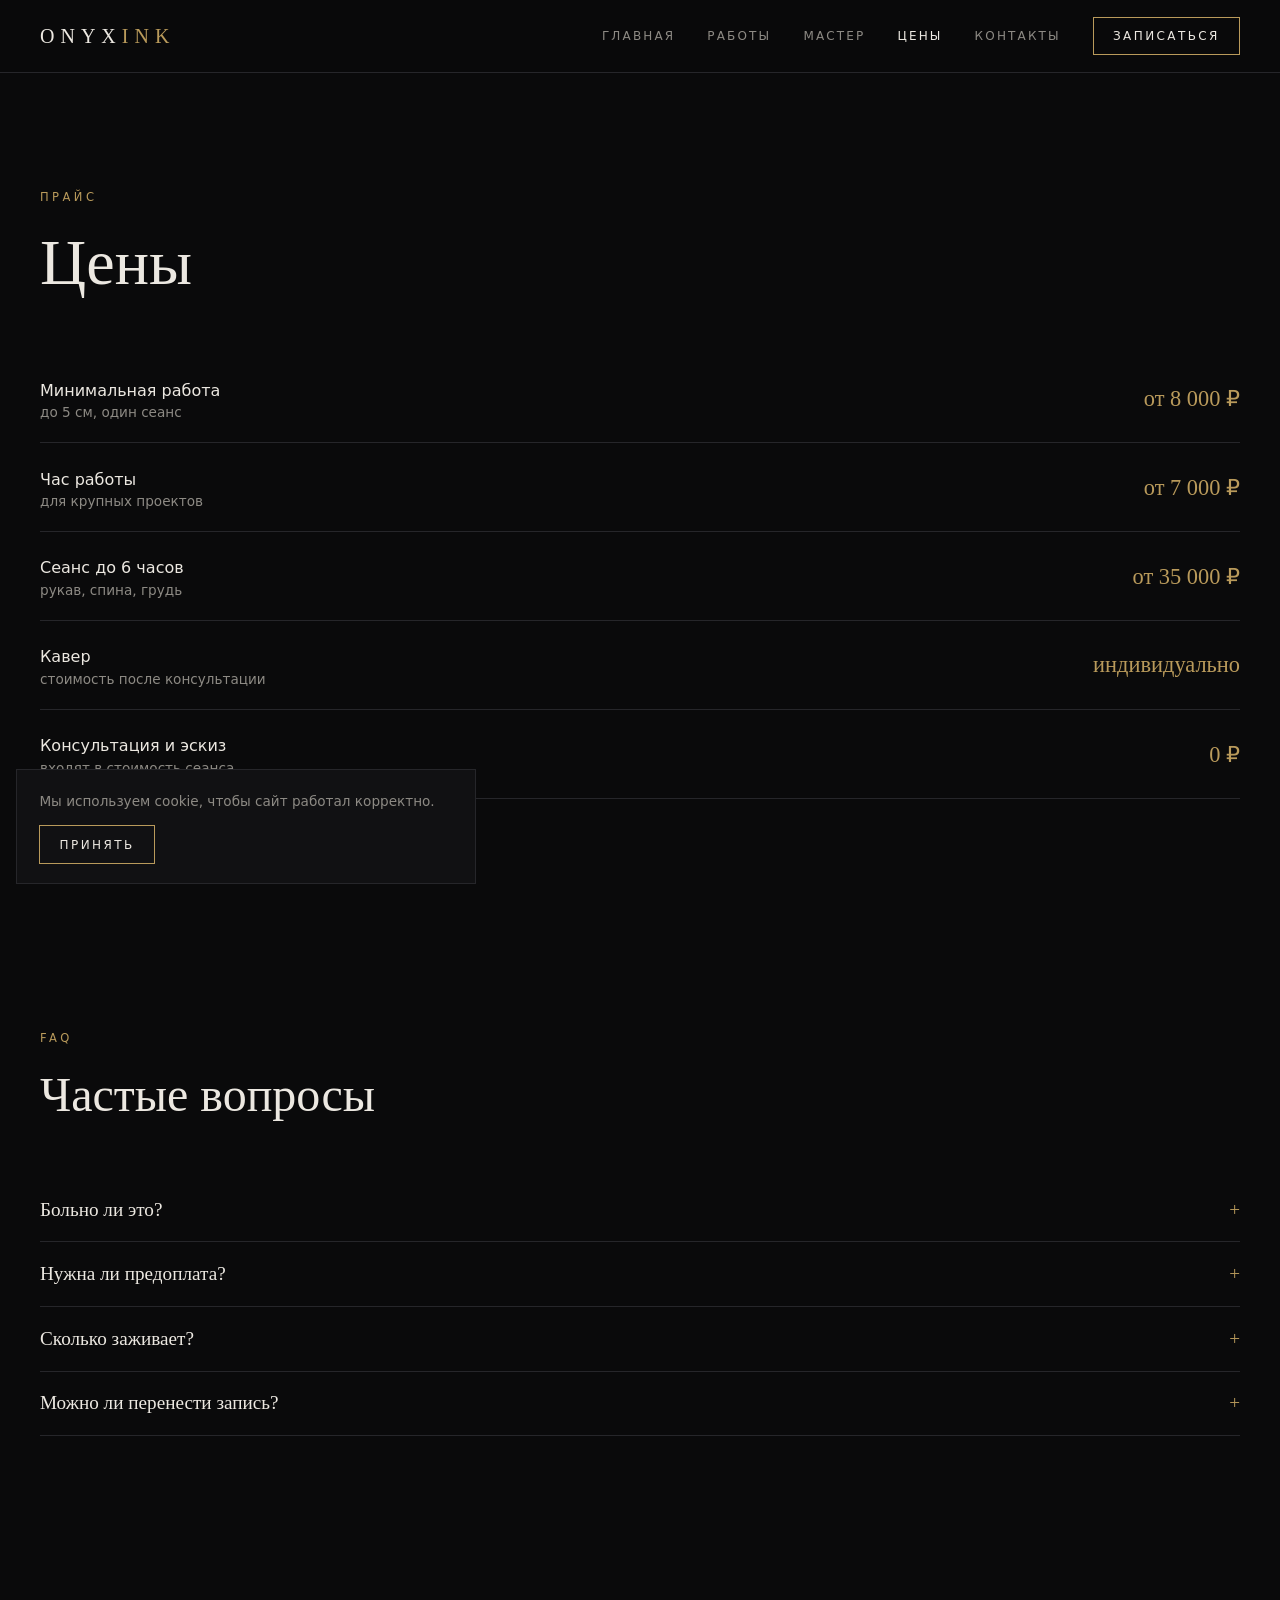
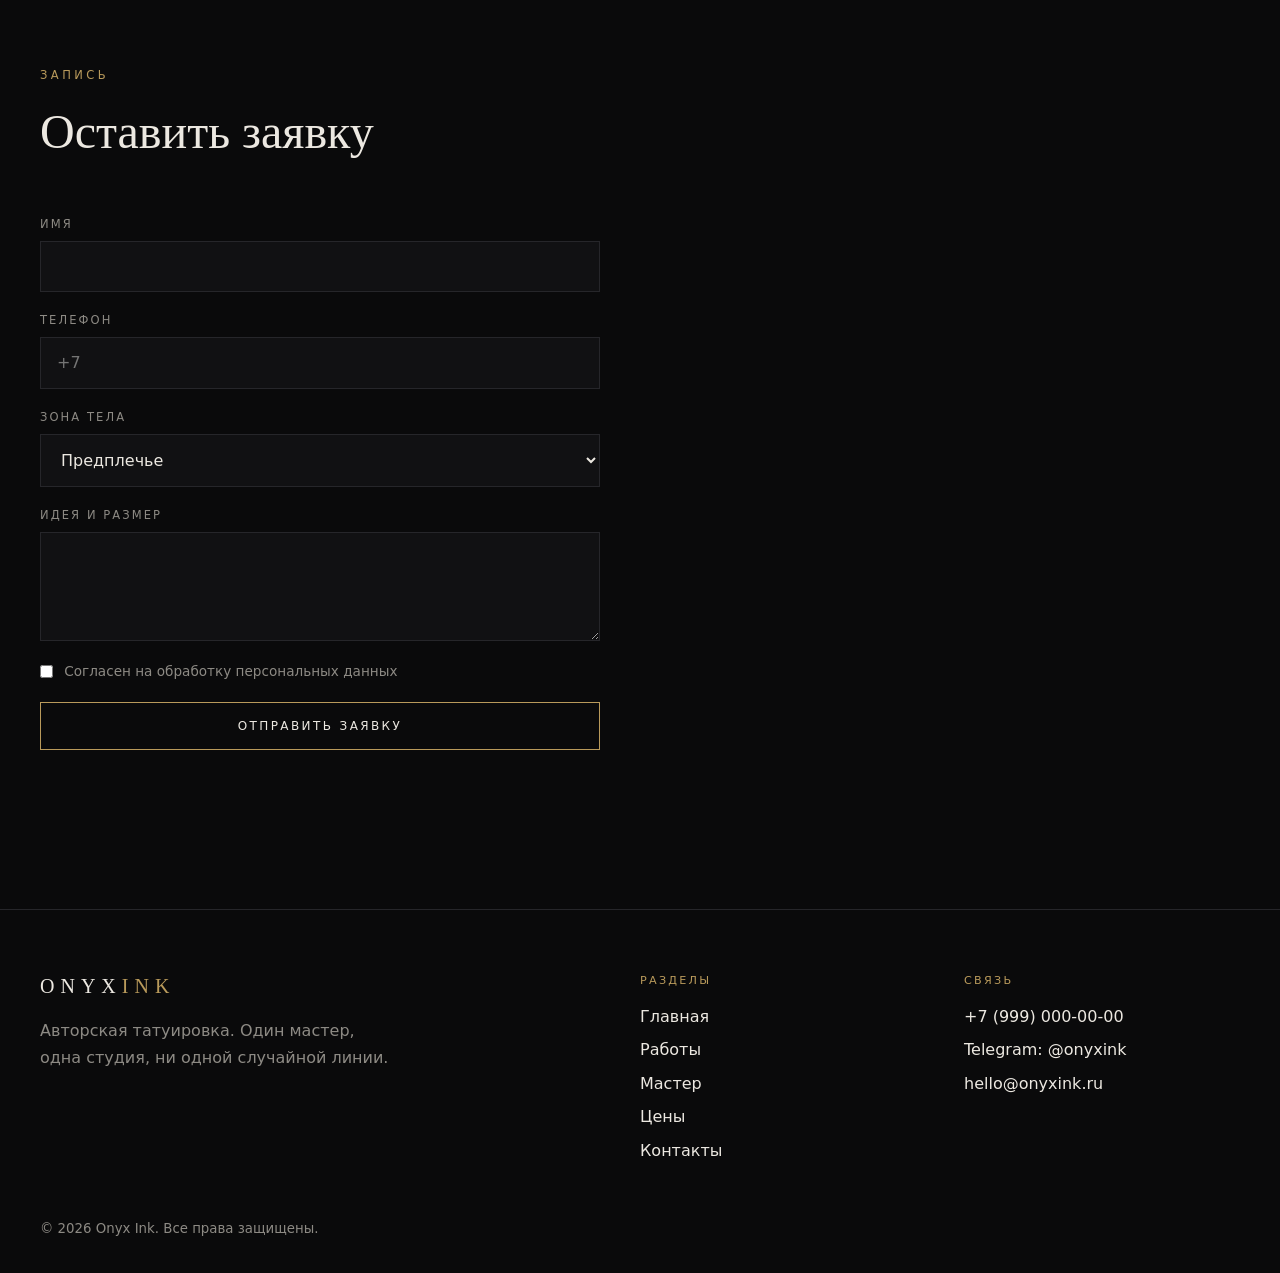
<file: pricing.html>
<!doctype html>
<html lang="ru">
<head>
<meta charset="utf-8">
<meta name="viewport" content="width=device-width,initial-scale=1">
<title>Цены и запись — Onyx Ink</title>
<meta name="description" content="Прайс на татуировки, ответы на частые вопросы и онлайн-запись.">
<meta property="og:title" content="Цены и запись — Onyx Ink">
<meta property="og:type" content="website">
<meta name="theme-color" content="#0a0a0b">
<link rel="icon" href="favicon.svg" type="image/svg+xml">
<link rel="stylesheet" href="assets/css/tokens.css">
<link rel="stylesheet" href="assets/css/base.css">
<link rel="stylesheet" href="assets/css/layout.css">
<link rel="stylesheet" href="assets/css/components.css">
</head>
<body data-p="pricing">
<header id="hd"></header>
<main>

<section><div class="c"><div class="head rise"><span class="eyebrow">Прайс</span><h1 style="font-size:clamp(2.2rem,5vw,4rem)">Цены</h1></div><table class="tbl rise"><tbody data-list="prices"><tr><td>Минимальная работа<small>до 5 см, один сеанс</small></td><td>от 8 000 ₽</td></tr><tr><td>Час работы<small>для крупных проектов</small></td><td>от 7 000 ₽</td></tr><tr><td>Сеанс до 6 часов<small>рукав, спина, грудь</small></td><td>от 35 000 ₽</td></tr><tr><td>Кавер<small>стоимость после консультации</small></td><td>индивидуально</td></tr><tr><td>Консультация и эскиз<small>входят в стоимость сеанса</small></td><td>0 ₽</td></tr></tbody></table></div></section>
<section><div class="c"><div class="head rise"><span class="eyebrow">FAQ</span><h2>Частые вопросы</h2></div><div class="rise"><details><summary>Больно ли это?</summary><p>Ощущения зависят от зоны. Делаем перерывы и работаем в комфортном темпе.</p></details><details><summary>Нужна ли предоплата?</summary><p>Да, она закрепляет дату и идёт в счёт сеанса.</p></details><details><summary>Сколько заживает?</summary><p>Поверхностно две–три недели, полностью около месяца. Памятку дам после сеанса.</p></details><details><summary>Можно ли перенести запись?</summary><p>Да, при предупреждении минимум за 48 часов.</p></details></div></div></section>
<section id="book"><div class="c"><div class="head rise"><span class="eyebrow">Запись</span><h2>Оставить заявку</h2></div><div class="rise"><form class="fm" novalidate><input name="website" tabindex="-1" autocomplete="off" aria-hidden="true" style="position:absolute;left:-9999px"><label>Имя<input name="name" autocomplete="name" required></label><label>Телефон<input name="tel" type="tel" inputmode="tel" autocomplete="tel" placeholder="+7" required></label><label>Зона тела<select name="zone"><option>Предплечье</option><option>Плечо</option><option>Спина</option><option>Грудь</option><option>Нога</option><option>Другое</option></select></label><label>Идея и размер<textarea name="msg" rows="4"></textarea></label><label class="ck"><input type="checkbox" required>Согласен на обработку персональных данных</label><button class="btn" type="submit">Отправить заявку</button><p class="ok" role="status"></p></form></div></div></section>
</main>
<footer id="ft"></footer>
<script src="assets/js/config.js" defer></script>
<script src="assets/js/main.js" defer></script>
<script src="assets/js/form.js" defer></script>
<script src="assets/js/content.js" defer></script>
<script src="assets/js/cookie.js" defer></script>
</body>
</html>
</file>
<file: assets/css/tokens.css>
:root{--bg:#0a0a0b;--bg2:#111113;--line:#26262a;--tx:#ece8e1;--mut:#8d8a84;--gold:#b99a5b;--ff:Georgia,"Times New Roman",serif;--fs:system-ui,-apple-system,"Segoe UI",Roboto,sans-serif;--w:1200px;--ease:cubic-bezier(.2,.7,.2,1)}
</file>
<file: assets/css/base.css>
*{box-sizing:border-box;margin:0}html{scroll-behavior:smooth}
body{background:var(--bg);color:var(--tx);font:16px/1.7 var(--fs);-webkit-font-smoothing:antialiased}
img{display:block;max-width:100%;height:auto}a{color:inherit;text-decoration:none}
h1,h2,h3{font-family:var(--ff);font-weight:400;line-height:1.1}
h1{font-size:clamp(2.6rem,7vw,5.5rem)}h2{font-size:clamp(1.9rem,4vw,3rem)}h3{font-size:1.35rem}
p{color:var(--mut)}:focus-visible{outline:1px solid var(--gold);outline-offset:3px}
@media(prefers-reduced-motion:reduce){*{animation:none!important;transition:none!important;scroll-behavior:auto!important}}
</file>
<file: assets/css/layout.css>
.c{width:min(var(--w),100% - 2.5rem);margin-inline:auto}
section{padding:clamp(4rem,9vw,8rem) 0}
.hd{position:sticky;top:0;z-index:50;background:rgba(10,10,11,.85);backdrop-filter:blur(14px);border-bottom:1px solid var(--line)}
.hd__in{display:flex;align-items:center;gap:2rem;height:72px}
.logo{font:1.25rem var(--ff);letter-spacing:.3em}.logo i{font-style:normal;color:var(--gold)}
#nav{display:flex;gap:2rem;margin-left:auto}
#nav a{font-size:.75rem;letter-spacing:.18em;text-transform:uppercase;color:var(--mut);transition:color .3s}
#nav a:hover,#nav a[aria-current]{color:var(--tx)}
.bur{display:none;width:44px;height:44px;background:none;border:0;cursor:pointer;position:relative}
.bur::before,.bur::after{content:"";position:absolute;left:10px;right:10px;height:1px;background:var(--tx);transition:transform .3s}
.bur::before{top:17px}.bur::after{top:26px}
.open .bur::before{transform:translateY(4.5px) rotate(45deg)}.open .bur::after{transform:translateY(-4.5px) rotate(-45deg)}
.ft{border-top:1px solid var(--line);padding:4rem 0 2rem}
.ft__g{display:grid;grid-template-columns:2fr 1fr 1fr;gap:3rem}
.ft h4{font:.7rem var(--fs);letter-spacing:.2em;text-transform:uppercase;color:var(--gold);margin-bottom:1rem}
.ft li{list-style:none;margin-bottom:.4rem}.ft ul{padding:0}.ft a:hover{color:var(--tx)}
.ft small{display:block;margin-top:3rem;color:var(--mut)}
@media(max-width:860px){
.bur{display:block;margin-left:auto}.hd .btn{display:none}
#nav{position:fixed;inset:72px 0 auto;flex-direction:column;gap:0;margin:0;background:var(--bg);border-bottom:1px solid var(--line);transform:translateY(-130%);transition:transform .5s var(--ease)}
#nav a{padding:1.1rem 1.25rem;border-top:1px solid var(--line)}.open #nav{transform:none}
.ft__g{grid-template-columns:1fr}}
</file>
<file: assets/css/components.css>
.eyebrow{font-size:.72rem;letter-spacing:.3em;text-transform:uppercase;color:var(--gold);margin-bottom:1.25rem;display:block}
.btn{display:inline-block;padding:1rem 2rem;border:1px solid var(--gold);color:var(--tx);background:none;font:.75rem var(--fs);letter-spacing:.2em;text-transform:uppercase;cursor:pointer;transition:background .4s var(--ease),color .4s}
.btn:hover{background:var(--gold);color:var(--bg)}.btn--s{padding:.7rem 1.2rem}.btn--g{border-color:var(--line)}
.hero{min-height:88vh;display:grid;align-items:center;position:relative;overflow:hidden;padding:0}
.hero>img{position:absolute;inset:0;width:100%;height:100%;object-fit:cover;opacity:.3}
.hero .c{position:relative}.hero p{max-width:34rem;margin:1.5rem 0 2.5rem}.hero .btn+.btn{margin-left:.75rem}
.head{max-width:40rem;margin-bottom:3.5rem}.head p{margin-top:1rem}
.g{display:grid;gap:1px;background:var(--line);border:1px solid var(--line)}
.g--5{grid-template-columns:repeat(auto-fit,minmax(200px,1fr))}.g--4{grid-template-columns:repeat(auto-fit,minmax(240px,1fr))}.g--3{grid-template-columns:repeat(auto-fit,minmax(280px,1fr))}
.card{background:var(--bg);padding:2.2rem 1.8rem;transition:background .4s}.card:hover{background:var(--bg2)}
.card h3{margin-bottom:.8rem}.card b{font:.8rem var(--fs);letter-spacing:.2em;color:var(--gold);display:block;margin-bottom:1.5rem}
.wg{display:grid;grid-template-columns:repeat(auto-fill,minmax(260px,1fr));gap:2px}
.work{position:relative;aspect-ratio:4/5;overflow:hidden;background:var(--bg2);border:0;padding:0;cursor:pointer;display:block;width:100%;outline:1px solid var(--line);outline-offset:-1px}
.work[hidden]{display:none}
.work img{width:100%;height:100%;object-fit:cover;transition:transform .9s var(--ease)}.work:hover img{transform:scale(1.05)}
.work span{position:absolute;inset:auto 0 0;padding:1.5rem 1.2rem;font-size:.75rem;letter-spacing:.15em;text-transform:uppercase;background:linear-gradient(transparent,rgba(0,0,0,.85));text-align:left;color:var(--tx)}
.fl{display:flex;flex-wrap:wrap;gap:.6rem;margin-bottom:2.5rem}
.fl button{background:none;border:1px solid var(--line);color:var(--mut);padding:.6rem 1.2rem;font:.72rem var(--fs);letter-spacing:.18em;text-transform:uppercase;cursor:pointer;transition:.3s}
.fl button[aria-pressed=true],.fl button:hover{border-color:var(--gold);color:var(--tx)}
.lb{margin:auto;background:var(--bg);color:var(--tx);border:1px solid var(--line);padding:0;max-width:min(92vw,560px)}
.lb::backdrop{background:rgba(0,0,0,.9)}.lb img{width:100%}.lb div{padding:1.2rem 1.5rem;display:flex;justify-content:space-between;align-items:center;gap:1rem}
.split{display:grid;grid-template-columns:1fr 1fr;gap:clamp(2rem,6vw,6rem);align-items:center}.split img{border:1px solid var(--line)}.split p+p{margin-top:1rem}
.num{font:clamp(2.5rem,5vw,4rem) var(--ff);color:var(--tx);display:block;line-height:1}
.tbl{width:100%;border-collapse:collapse}.tbl td{padding:1.4rem 0;border-bottom:1px solid var(--line)}.tbl td+td{text-align:right;font:1.4rem var(--ff);color:var(--gold);white-space:nowrap}.tbl small{display:block;color:var(--mut);font:.85rem var(--fs)}
details{border-bottom:1px solid var(--line);padding:1.3rem 0}summary{cursor:pointer;font:1.2rem var(--ff);list-style:none}summary::after{content:"+";float:right;color:var(--gold)}details[open] summary::after{content:"–"}details p{margin-top:.8rem}
.rv{background:var(--bg);padding:2.2rem 1.8rem}.rv q{display:block;font:1.15rem/1.6 var(--ff);color:var(--tx);quotes:none;margin-bottom:1.5rem}.rv small{color:var(--mut);letter-spacing:.1em}.st{color:var(--gold);letter-spacing:.2em;display:block;margin-bottom:1rem}
.rate{display:flex;align-items:baseline;gap:1rem;margin-bottom:2.5rem}.rate .num{color:var(--gold)}
.fm{display:grid;gap:1.2rem;max-width:560px}.fm label{display:grid;gap:.4rem;font-size:.72rem;letter-spacing:.18em;text-transform:uppercase;color:var(--mut)}
.fm input,.fm select,.fm textarea{background:var(--bg2);border:1px solid var(--line);color:var(--tx);padding:.95rem 1rem;font:1rem var(--fs);border-radius:0}
.fm input:focus,.fm select:focus,.fm textarea:focus{outline:0;border-color:var(--gold)}.fm [aria-invalid=true]{border-color:#a24a4a}
.fm .ck{display:flex;gap:.7rem;align-items:flex-start;text-transform:none;letter-spacing:0;font-size:.85rem}.fm .ck input{margin-top:.3rem}
.ok{color:var(--gold);min-height:1.5rem}
.cta{text-align:center;border-top:1px solid var(--line)}.cta h2{margin-bottom:2rem}
.ckb{position:fixed;inset:auto 1rem 1rem;max-width:460px;background:var(--bg2);border:1px solid var(--line);padding:1.2rem 1.4rem;z-index:60;font-size:.85rem}.ckb .btn{margin-top:.8rem}
.rise{opacity:0;transform:translateY(24px);transition:opacity .9s var(--ease),transform .9s var(--ease)}.rise.in{opacity:1;transform:none}
@media(max-width:860px){.split{grid-template-columns:1fr}.hero .btn+.btn{margin:.75rem 0 0}}
.notice{padding:.9rem 1.25rem;text-align:center;background:var(--bg2);border-bottom:1px solid var(--line);color:var(--gold);font-size:.85rem;letter-spacing:.08em}
</file>
